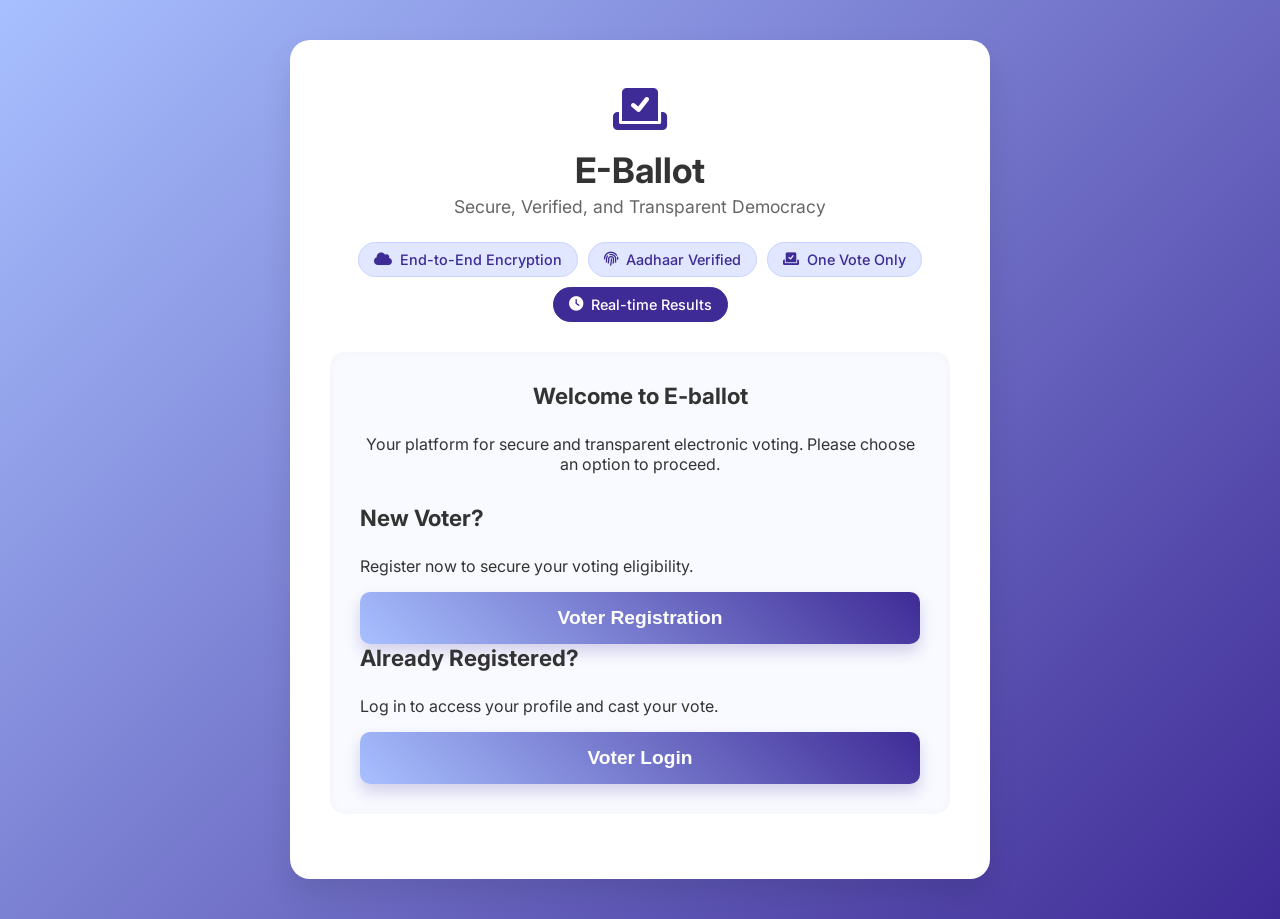
<file: index.html>
<!DOCTYPE html>
<html lang="en">
<head>
    <meta charset="UTF-8">
    <meta name="viewport" content="width=device-width, initial-scale=1.0">
    <title>E-ballot System - Home</title>
    <link rel="stylesheet" href="css/style.css">
    <link rel="stylesheet" href="https://cdnjs.cloudflare.com/ajax/libs/font-awesome/6.0.0-beta3/css/all.min.css">
    <link href="https://fonts.googleapis.com/css2?family=Inter:wght@400;500;600;700&display=swap" rel="stylesheet">
</head>
<body>
    <div class="main-card-container">
        <header class="card-header">
            <div class="logo-icon"><i class="fa-solid fa-check-to-slot"></i></div> <h1>E-Ballot </h1>
            <p>Secure, Verified, and Transparent Democracy</p>
        </header>
        
     

        <div class="feature-tags">
            <span class="feature-tag"><i class="fas fa-cloud"></i> End-to-End Encryption</span>
            <span class="feature-tag"><i class="fas fa-fingerprint"></i> Aadhaar Verified</span>
            <span class="feature-tag"><i class="fas fa-vote-yea"></i> One Vote Only</span>
            <span class="feature-tag highlight"><i class="fas fa-clock"></i> Real-time Results</span>
        </div>

        <main class="content-section">
            <h3 style="justify-content: center; margin-bottom: 25px;"><span class="step-number" style="display: none;"></span>Welcome to E-ballot</h3>
            <p style="text-align: center; margin-bottom: 30px;">Your platform for secure and transparent electronic voting. Please choose an option to proceed.</p>

            <section class="options-section">
                <div class="option-card">
                    <h3>New Voter?</h3>
                    <p>Register now to secure your voting eligibility.</p>
                    <button class="action-btn" id="register-btn">Voter Registration</button>
                </div>

                <div class="option-card">
                    <h3>Already Registered?</h3>
                    <p>Log in to access your profile and cast your vote.</p>
                    <button class="action-btn primary-btn" id="login-btn">Voter Login</button>
                </div>
            </section>
        </main>
    </div>

    <script src="js/script.js"></script>
</body>
</html>
</file>
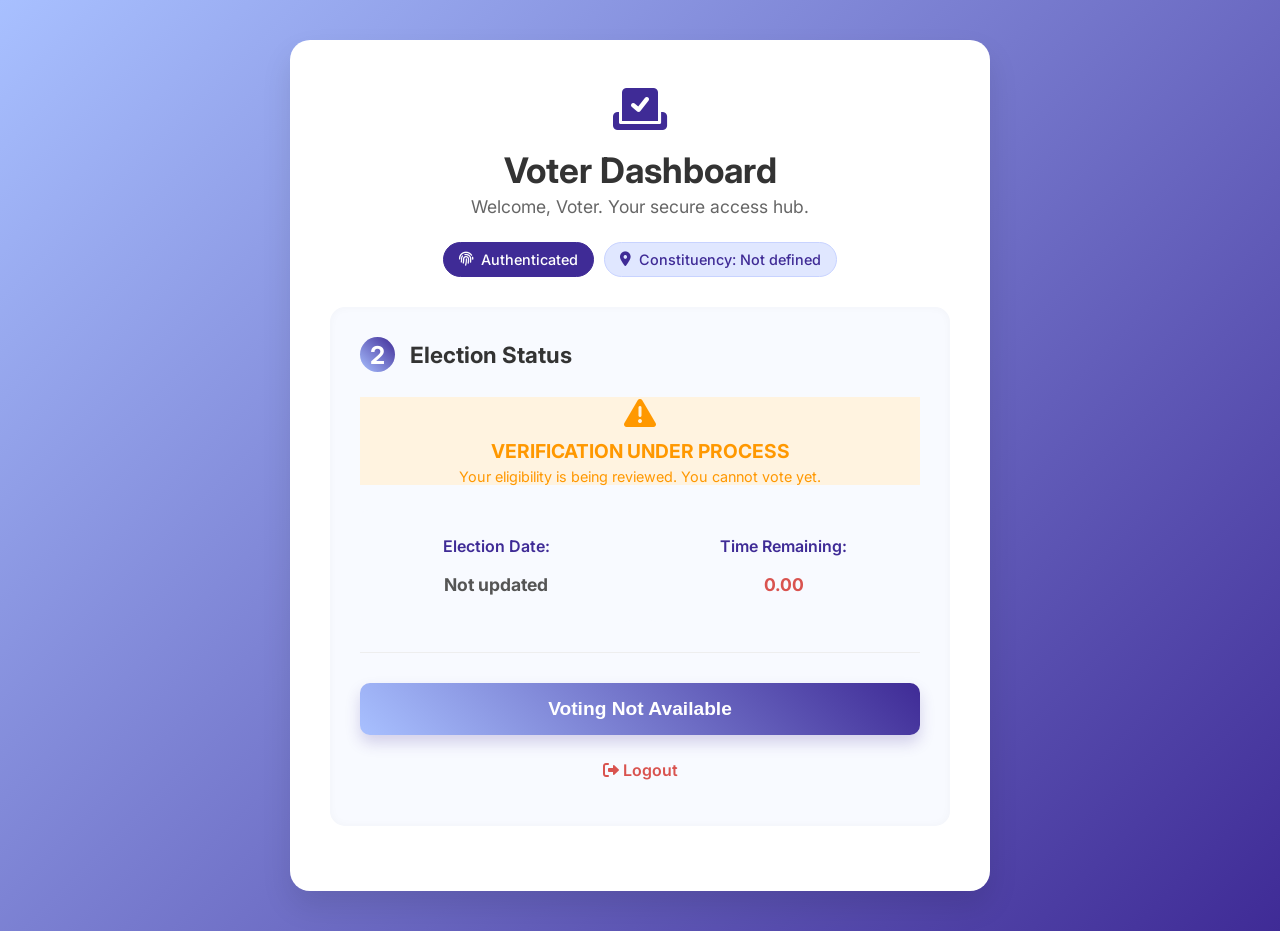
<file: dashboard.html>
<!DOCTYPE html>
<html lang="en">
<head>
    <meta charset="UTF-8">
    <meta name="viewport" content="width=device-width, initial-scale=1.0">
    <title>Voter Dashboard - E-ballot</title>
    <link rel="stylesheet" href="css/style.css">
    <link rel="stylesheet" href="https://cdnjs.cloudflare.com/ajax/libs/font-awesome/6.0.0-beta3/css/all.min.css">
    <link href="https://fonts.googleapis.com/css2?family=Inter:wght@400;500;600;700&display=swap" rel="stylesheet">
</head>
<body>
    <div class="main-card-container">
        <header class="card-header">
            <div class="logo-icon"><i class="fas fa-vote-yea"></i></div>
            <h1>Voter Dashboard</h1>
            <p>Welcome, <span id="voter-name">Voter Name</span>. Your secure access hub.</p>
        </header>

        <div class="feature-tags">
            <span class="feature-tag highlight"><i class="fas fa-fingerprint"></i> Authenticated</span>
            <span class="feature-tag"><i class="fas fa-map-marker-alt"></i> Constituency: Not defined</span>
        </div>

        <main class="content-section">
            
            <section class="voting-status-box">
                <h3 style="margin-bottom: 25px;"><span class="step-number">2</span> Election Status</h3>
                
                <div id="status-message" class="verification-box warning-box" style="background-color: #fff3e0; border-color: #ffcc80; color: #ff9800; text-align: center;">
                    <i class="fas fa-exclamation-triangle verification-icon" style="color: #ff9800; font-size: 2em; margin-bottom: 10px;"></i>
                    <p style="font-size: 1.2em; font-weight: 700; margin: 0;">VERIFICATION UNDER PROCESS</p>
                    <p style="margin-top: 5px; font-size: 0.9em;">Your eligibility is being reviewed. You cannot vote yet.</p>
                </div>
                
                <div class="info-details" style="display: flex; justify-content: space-around; gap: 15px; margin-top: 25px;">
                    <div style="text-align: center; padding: 10px; border-radius: 8px; flex: 1; background-color: #f8faff;">
                        <p style="font-weight: 600; color: #3f2b96; margin-bottom: 5px;">Election Date:</p>
                        <p id="election-date" style="font-size: 1.1em; font-weight: bold; color: #555;">Not Updated</p> 
                    </div>
                    <div style="text-align: center; padding: 10px; border-radius: 8px; flex: 1; background-color: #f8faff;">
                        <p style="font-weight: 600; color: #3f2b96; margin-bottom: 5px;">Time Remaining:</p>
                        <p id="time-remaining" style="font-size: 1.1em; font-weight: bold; color: #d9534f;">0 Days, 00:00:00</p>
                    </div>
                </div>
            </section>
            
            <hr style="border: 0; border-top: 1px solid #eee; margin: 30px 0;">

            <div class="form-group" style="text-align: center;">
                <button id="btn-start-voting" class="action-btn wide-btn" style="background-color: #999; cursor: not-allowed;" disabled>
                    <i class="fas fa-lock" style="margin-right: 10px;"></i> Access The Ballot (Locked)
                </button>
            </div>

            <p style="text-align: center; margin-top: 25px;">
                <a href="#" id="logout-link" style="color: #d9534f; text-decoration: none; font-weight: 600;"><i class="fas fa-sign-out-alt"></i> Logout</a>
            </p>

        </main>
    </div>

    <script src="js/dashboard.js"></script>
</body>
</html>
</file>
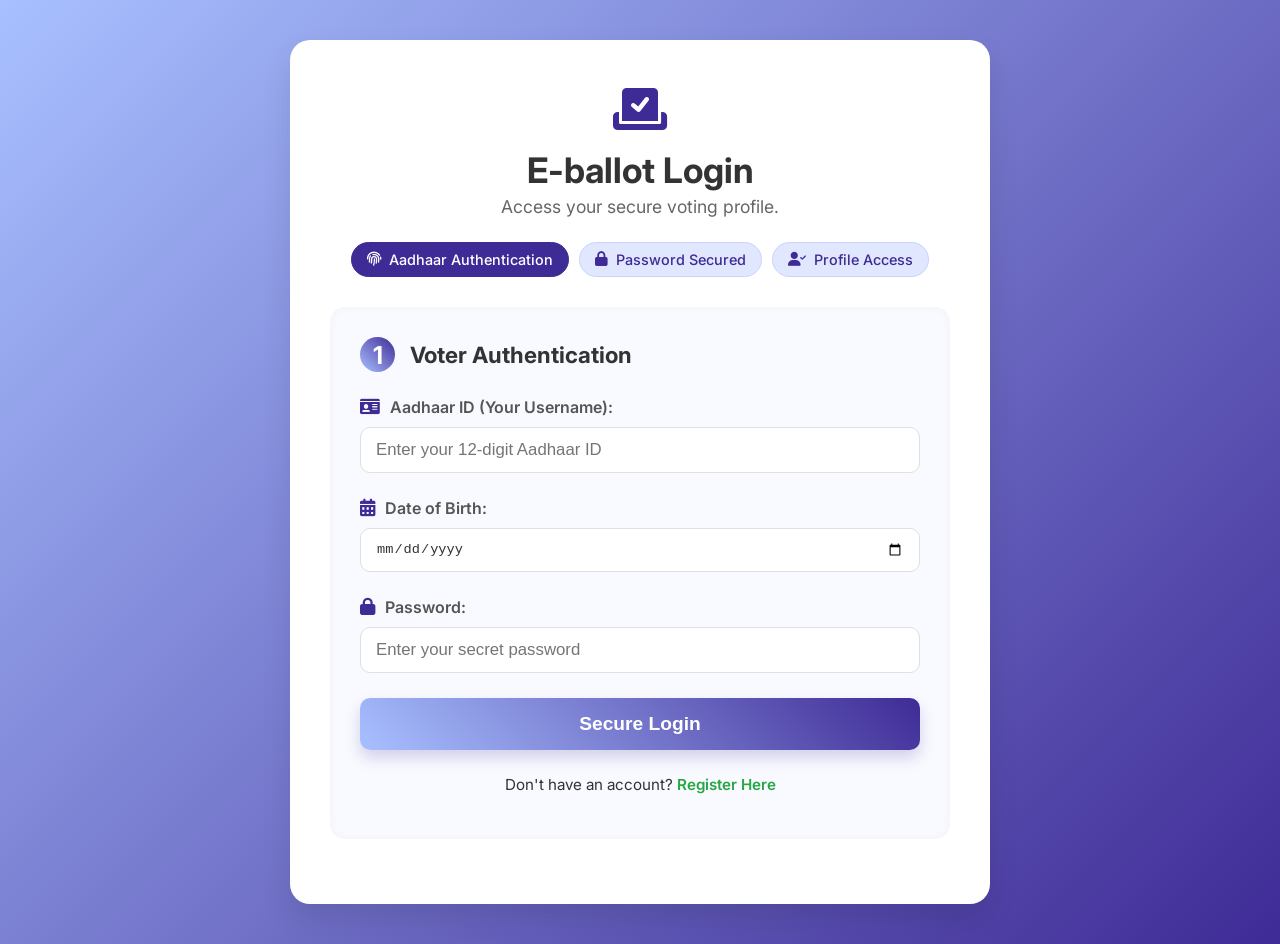
<file: login.html>
<!-- <!DOCTYPE html>
<html lang="en">
<head>
    <meta charset="UTF-8">
    <meta name="viewport" content="width=device-width, initial-scale=1.0">
    <title>E-ballot - Voter Login</title>
    <link rel="stylesheet" href="css/style.css">
    <link rel="stylesheet" href="https://cdnjs.cloudflare.com/ajax/libs/font-awesome/6.0.0-beta3/css/all.min.css">
    <link href="https://fonts.googleapis.com/css2?family=Inter:wght@400;500;600;700&display=swap" rel="stylesheet">
</head>
<body>
    <div class="main-card-container">
        <header class="card-header">
            <div class="logo-icon"><i class="fa-solid fa-check-to-slot"></i></div>
            <h1>E-ballot Login</h1>
            <p>Access your secure voting profile.</p>
        </header>

        <div class="feature-tags">
            <span class="feature-tag highlight"><i class="fas fa-fingerprint"></i> Aadhaar Authentication</span>
            <span class="feature-tag"><i class="fas fa-lock"></i> Password Secured</span>
            <span class="feature-tag"><i class="fas fa-user-check"></i> Profile Access</span>
        </div>

        <main class="content-section">
            <h3><span class="step-number">1</span> Voter Authentication</h3>
            <form id="voterLoginForm">

                <div class="form-group">
                    <label for="aadhaar"><i class="fas fa-id-card"></i> Aadhaar ID (Your Username):</label>
                    <input type="text" id="aadhaar" name="aadhaar" required pattern="\d{12}" maxlength="12" title="Enter your 12-digit Aadhaar number" placeholder="Enter your 12-digit Aadhaar ID">
                </div>

                <div class="form-group">
                    <label for="password"><i class="fas fa-lock"></i> Password:</label>
                    <input type="password" id="password" name="password" required placeholder="Enter your secret password">
                </div>
                
                <div class="form-group">
                    <button type="submit" class="action-btn">Secure Login</button>
                </div>

                <p style="text-align: center; margin-top: 25px; font-size: 0.95em;">
                    <a href="#" id="forgot-password" style="color: #3f2b96; text-decoration: none; font-weight: 500;">Forgot Password?</a>
                </p>
                <p style="text-align: center; margin-top: 10px; font-size: 0.95em;">
                    Don't have an account? 
                    <a href="registration.html" style="color: #28a745; text-decoration: none; font-weight: 600;">Register Here</a>
                </p>
            </form>
        </main>
    </div>

    <script src="js/login.js"></script>
</body>
</html> -->





<!DOCTYPE html>
<html lang="en">
<head>
    <meta charset="UTF-8">
    <meta name="viewport" content="width=device-width, initial-scale=1.0">
    <title>E-ballot - Voter Login</title>
    <link rel="stylesheet" href="css/style.css">
    <link rel="stylesheet" href="https://cdnjs.cloudflare.com/ajax/libs/font-awesome/6.0.0-beta3/css/all.min.css">
    <link href="https://fonts.googleapis.com/css2?family=Inter:wght@400;500;600;700&display=swap" rel="stylesheet">
</head>
<body>
    <div class="main-card-container">
        <header class="card-header">
            <div class="logo-icon"><i class="fa-solid fa-check-to-slot"></i></div>
            <h1>E-ballot Login</h1>
            <p>Access your secure voting profile.</p>
        </header>

        <div class="feature-tags">
            <span class="feature-tag highlight"><i class="fas fa-fingerprint"></i> Aadhaar Authentication</span>
            <span class="feature-tag"><i class="fas fa-lock"></i> Password Secured</span>
            <span class="feature-tag"><i class="fas fa-user-check"></i> Profile Access</span>
        </div>

        <main class="content-section">
            <h3><span class="step-number">1</span> Voter Authentication</h3>
            <form id="voterLoginForm">

                <div class="form-group">
                    <label for="aadhaar"><i class="fas fa-id-card"></i> Aadhaar ID (Your Username):</label>
                    <input type="text" id="aadhaar" name="aadhaar" required pattern="\d{12}" maxlength="12" title="Enter your 12-digit Aadhaar number" placeholder="Enter your 12-digit Aadhaar ID">
                </div>

                <div class="form-group">
                    <label for="dob"><i class="fas fa-calendar-alt"></i> Date of Birth:</label>
                    <input type="date" id="dob" name="dob" required>
                </div>

                <div class="form-group">
                    <label for="password"><i class="fas fa-lock"></i> Password:</label>
                    <input type="password" id="password" name="password" required placeholder="Enter your secret password">
                </div>
                
                <div class="form-group">
                    <button type="submit" class="action-btn">Secure Login</button>
                </div>

                <p style="text-align: center; margin-top: 10px; font-size: 0.95em;">
                    Don't have an account? 
                    <a href="registration.html" style="color: #28a745; text-decoration: none; font-weight: 600;">Register Here</a>
                </p>
            </form>
        </main>
    </div>

    <script src="js/login.js"></script>
</body>
</html>
</file>
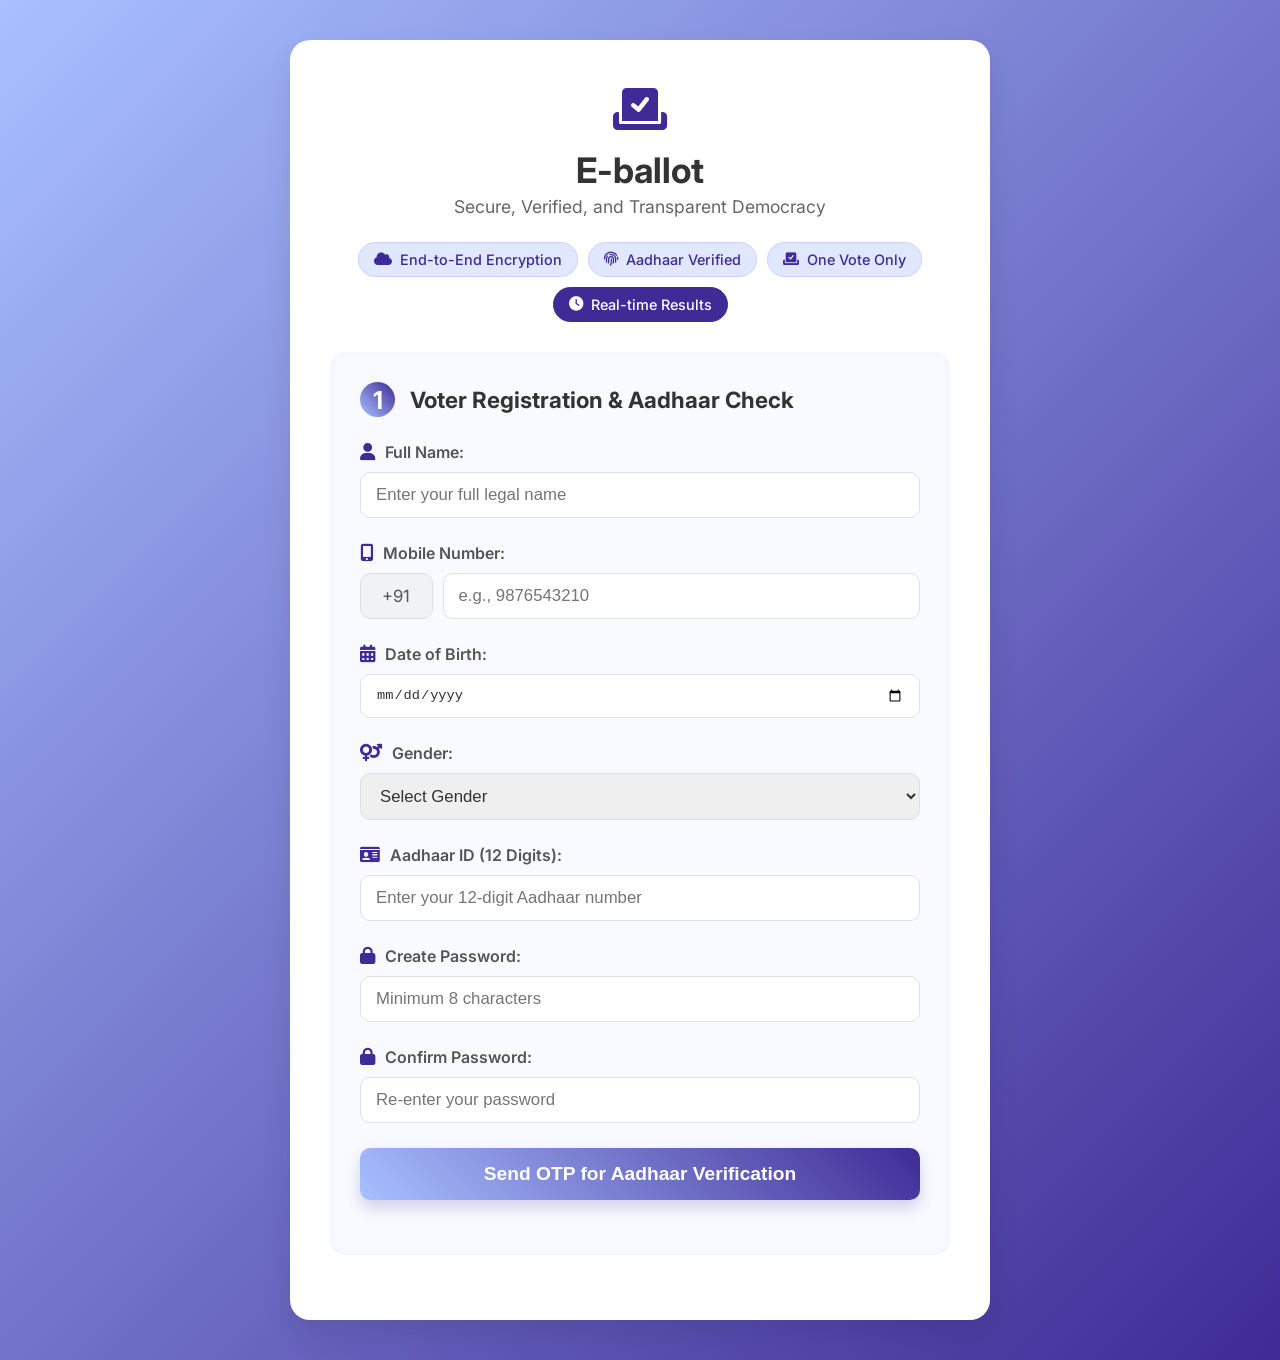
<file: registration.html>
<!DOCTYPE html>
<html lang="en">
<head>
    <meta charset="UTF-8">
    <meta name="viewport" content="width=device-width, initial-scale=1.0">
    <title>E-ballot - Voter Registration & Verification</title>
    <link rel="stylesheet" href="css/style.css">
    <link rel="stylesheet" href="https://cdnjs.cloudflare.com/ajax/libs/font-awesome/6.0.0-beta3/css/all.min.css">
    <link href="https://fonts.googleapis.com/css2?family=Inter:wght@400;500;600;700&display=swap" rel="stylesheet">
</head>
<body>
    <div class="main-card-container">
        <header class="card-header">
            <div class="logo-icon"><i class="fa-solid fa-check-to-slot"></i></div>
            <h1>E-ballot</h1>
            <p>Secure, Verified, and Transparent Democracy</p>
        </header>

        <div class="feature-tags">
            <span class="feature-tag"><i class="fas fa-cloud"></i>  End-to-End Encryption</span>
            <span class="feature-tag"><i class="fas fa-fingerprint"></i> Aadhaar Verified</span>
            <span class="feature-tag"><i class="fas fa-vote-yea"></i> One Vote Only</span>
            <span class="feature-tag highlight"><i class="fas fa-clock"></i> Real-time Results</span>
        </div>

        <main class="content-section">
            <h3><span class="step-number">1</span> Voter Registration & Aadhaar Check</h3>
            <form id="voterRegistrationForm">

                <div class="form-group">
                    <label for="name"><i class="fas fa-user"></i> Full Name:</label>
                    <input type="text" id="name" name="name" required placeholder="Enter your full legal name">
                </div>

                <div class="form-group">
                    <label for="phone"><i class="fas fa-mobile-alt"></i> Mobile Number:</label>
                    <div class="mobile-input-group">
                        <span class="country-code">+91</span>
                        <input type="tel" id="phone" name="phone" required pattern="[0-9]{10}" maxlength="10" title="Enter a 10-digit mobile number" placeholder="e.g., 9876543210">
                    </div>
                </div>

                <div class="form-group">
                    <label for="dob"><i class="fas fa-calendar-alt"></i> Date of Birth:</label>
                    <input type="date" id="dob" name="dob" required>
                </div>

                <div class="form-group">
                    <label for="gender"><i class="fas fa-venus-mars"></i> Gender:</label>
                    <select id="gender" name="gender" required>
                        <option value="" disabled selected>Select Gender</option>
                        <option value="M">Male</option>
                        <option value="F">Female</option>
                        <option value="O">Other</option>
                    </select>
                </div>

                <div class="form-group">
                    <label for="aadhaar"><i class="fas fa-id-card"></i> Aadhaar ID (12 Digits):</label>
                    <input type="text" id="aadhaar" name="aadhaar" required pattern="\d{12}" maxlength="12" title="Aadhaar ID must be 12 digits" placeholder="Enter your 12-digit Aadhaar number">
                </div>
                
                <div class="form-group">
                    <label for="password"><i class="fas fa-lock"></i> Create Password:</label>
                    <input type="password" id="password" name="password" required minlength="8" placeholder="Minimum 8 characters">
                </div>
                
                <div class="form-group">
                    <label for="confirmPassword"><i class="fas fa-lock"></i> Confirm Password:</label>
                    <input type="password" id="confirmPassword" name="confirmPassword" required placeholder="Re-enter your password">
                </div>

                <div id="otp-section" class="form-group" style="display: none; border-top: 1px solid #e0e0e0; padding-top: 20px; margin-top: 20px;">
                    <label for="otp"><i class="fas fa-key"></i> Enter OTP:</label>
                    <input type="text" id="otp" name="otp" pattern="\d{6}" maxlength="6" placeholder="Enter 6-digit OTP sent to Aadhaar linked mobile">
                </div>
                
                <div class="form-group">
                    <button type="button" id="btn-send-otp" class="action-btn">Send OTP for Aadhaar Verification</button>
                    
                    <button type="submit" id="btn-verify-proceed" class="action-btn wide-btn" style="display: none;">Verify & Proceed to Voting 🗳️</button>
                </div>
            </form>
        </main>
    </div>

    <script src="js/registration.js"></script>
</body>
</html>
</file>
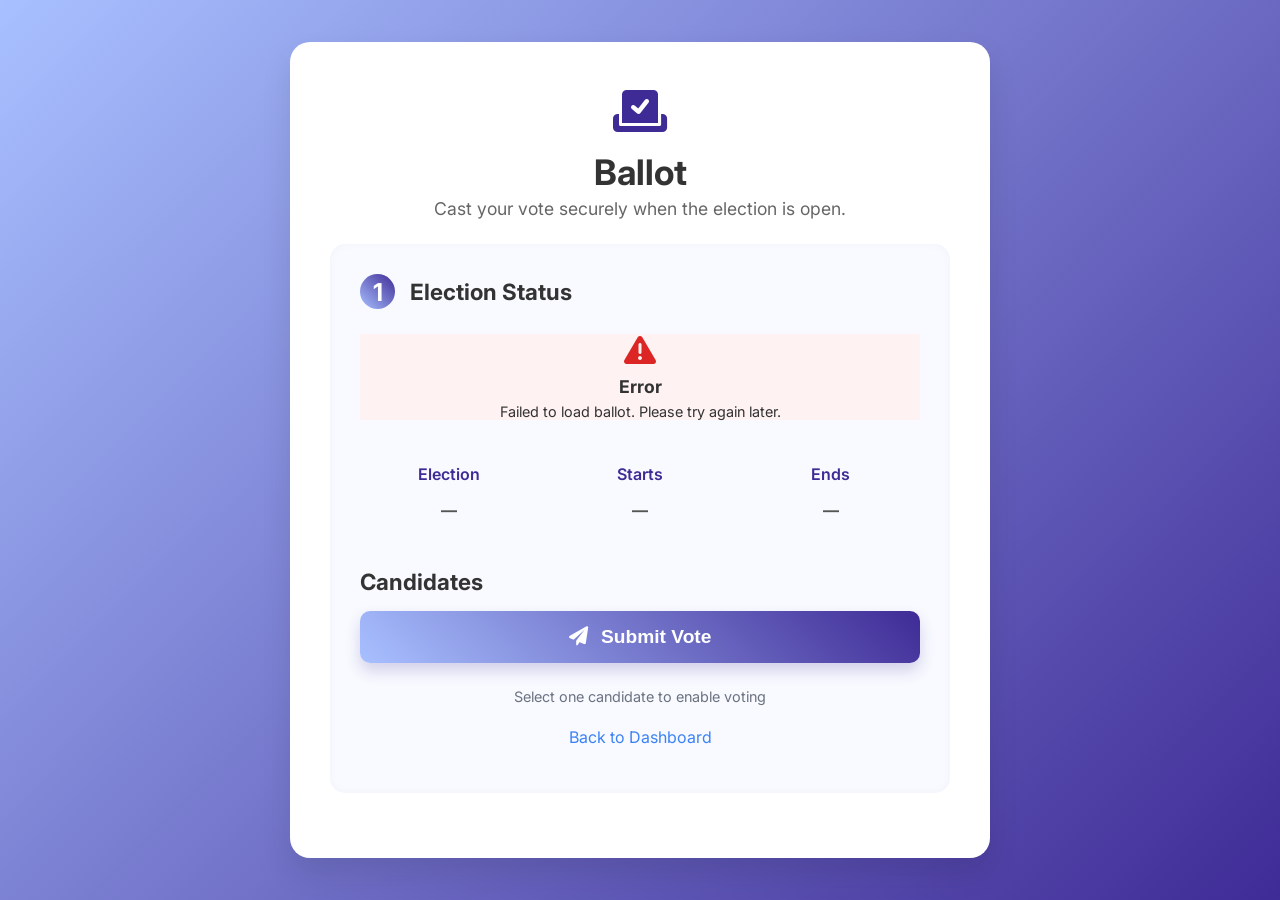
<file: User/ballot.html>
<!DOCTYPE html>
<html lang="en">
<head>
  <meta charset="UTF-8" />
  <meta name="viewport" content="width=device-width, initial-scale=1.0" />
  <title>Ballot - E-Ballot</title>
  <link rel="stylesheet" href="css/style.css" />
  <link href="https://fonts.googleapis.com/css2?family=Inter:wght@400;500;600;700&display=swap" rel="stylesheet">
  <link rel="stylesheet" href="https://cdnjs.cloudflare.com/ajax/libs/font-awesome/6.0.0-beta3/css/all.min.css">
</head>
<body>
  <div class="main-card-container">
    <header class="card-header">
      <div class="logo-icon"><i class="fas fa-vote-yea"></i></div>
      <h1>Ballot</h1>
      <p>Cast your vote securely when the election is open.</p>
    </header>

    <main class="content-section">
      <section class="voting-status-box">
        <h3><span class="step-number">1</span> Election Status</h3>
        <div id="statusBox" class="verification-box warning-box" style="text-align:center;">
          <i id="statusIcon" class="fas fa-lock verification-icon" style="font-size:2em;margin-bottom:10px;"></i>
          <p id="statusTitle" style="font-size:1.1em;font-weight:700;margin:0;">Checking eligibility…</p>
          <p id="statusDetail" style="margin-top:6px;font-size:0.9em;">Please wait</p>
        </div>

  <!-- Vote Confirm Modal -->
  <div id="voteConfirmModal" class="modal" style="display:none;position:fixed;inset:0;background:rgba(0,0,0,0.5);align-items:center;justify-content:center;">
    <div class="modal-content" style="background:#fff;padding:20px;border-radius:10px;max-width:420px;width:90%;box-shadow:0 10px 25px rgba(0,0,0,0.2);">
      <h3 style="margin:0 0 8px 0;">Confirm Your Vote</h3>
      <p style="margin:0 0 10px 0;">Are you sure you want to vote for <strong id="voteConfirmName">—</strong>? This action cannot be undone.</p>
      <div style="display:flex;gap:10px;justify-content:flex-end;margin-top:12px;">
        <button id="voteCancelBtn" class="action-btn" style="background:#9CA3AF;">Cancel</button>
        <button id="voteConfirmBtn" class="action-btn primary-btn">Confirm Vote</button>
      </div>
    </div>
  </div>
        <div class="info-details" style="display:flex;gap:12px;margin-top:18px;">
          <div style="flex:1;text-align:center;background:#f8faff;padding:10px;border-radius:8px;">
            <p style="font-weight:600;color:#3f2b96;margin-bottom:5px;">Election</p>
            <p id="electionTitle" style="font-weight:700;color:#555;">—</p>
          </div>
          <div style="flex:1;text-align:center;background:#f8faff;padding:10px;border-radius:8px;">
            <p style="font-weight:600;color:#3f2b96;margin-bottom:5px;">Starts</p>
            <p id="electionStart" style="font-weight:700;color:#555;">—</p>
          </div>
          <div style="flex:1;text-align:center;background:#f8faff;padding:10px;border-radius:8px;">
            <p style="font-weight:600;color:#3f2b96;margin-bottom:5px;">Ends</p>
            <p id="electionEnd" style="font-weight:700;color:#555;">—</p>
          </div>
        </div>
      </section>

      <section class="kpi-card" style="margin-top:22px;">
        <h3 style="margin-bottom:14px;">Candidates</h3>
        <div id="candidatesContainer" class="candidate-list"></div>
        <div class="form-group" style="margin-top:16px;text-align:center;">
          <button id="submitVoteBtn" class="action-btn wide-btn" disabled>
            <i class="fas fa-paper-plane" style="margin-right:8px;"></i> Submit Vote
          </button>
        </div>
        <p id="voteHint" style="text-align:center;margin-top:10px;font-size:0.9em;color:#6b7280;">Select one candidate to enable voting</p>
      </section>

      <p style="text-align:center;margin-top:22px;">
        <a href="dashboard.html" style="text-decoration:none;color:#3b82f6;">Back to Dashboard</a>
      </p>
    </main>
  </div>

  <script src="js/ballot.js"></script>
</body>
</html>
</file>
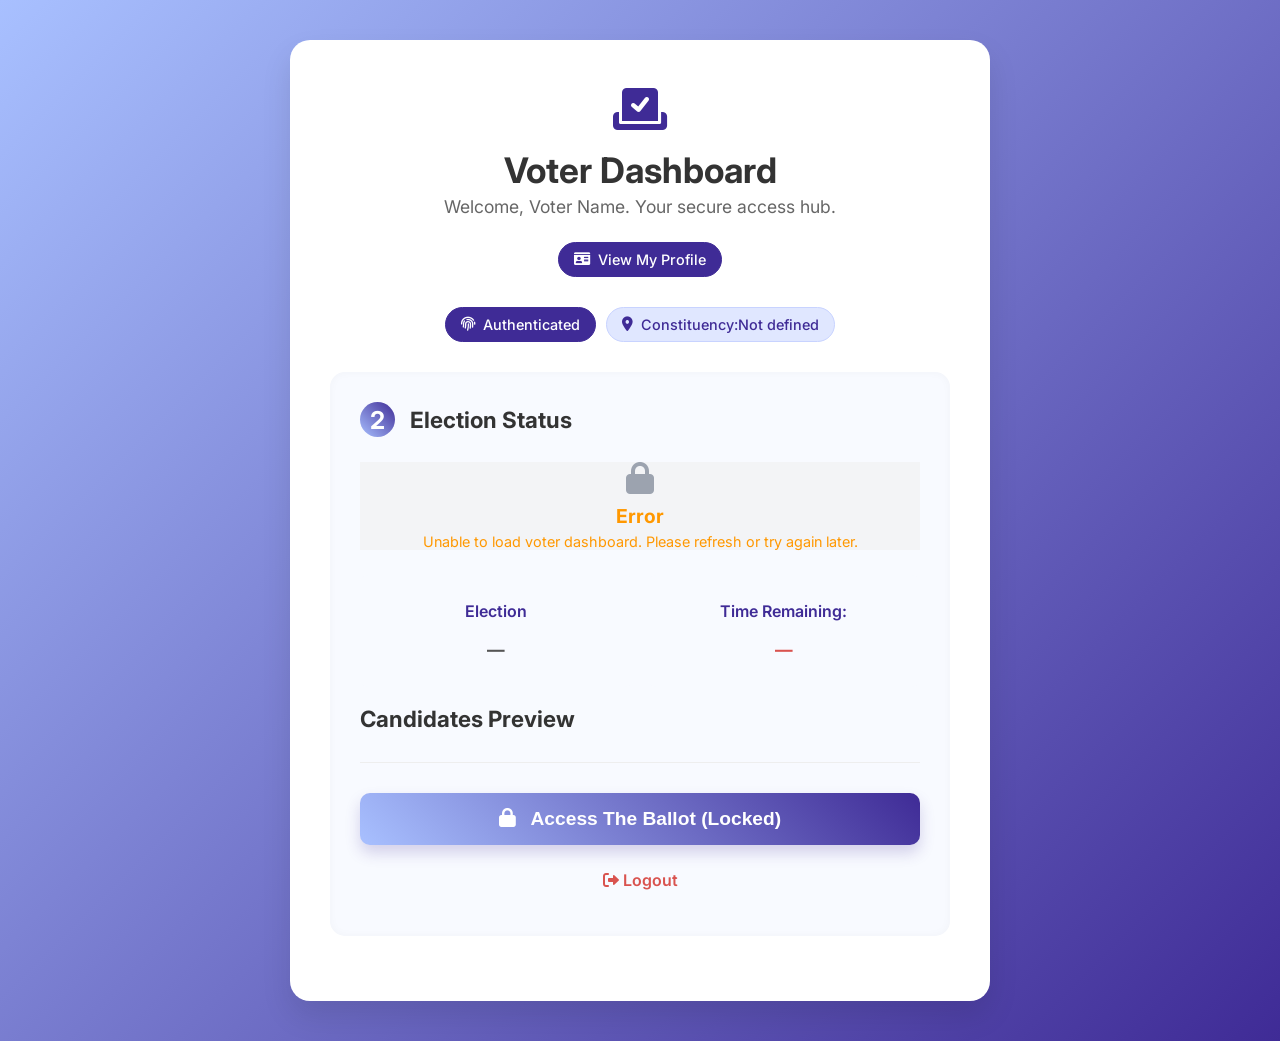
<file: User/dashboard.html>
<!DOCTYPE html>
<html lang="en">
<head>
    <meta charset="UTF-8">
    <meta name="viewport" content="width=device-width, initial-scale=1.0">
    <title>Voter Dashboard - E-ballot</title>
    <link rel="stylesheet" href="css/style.css">
    <link rel="stylesheet" href="https://cdnjs.cloudflare.com/ajax/libs/font-awesome/6.0.0-beta3/css/all.min.css">
    <link href="https://fonts.googleapis.com/css2?family=Inter:wght@400;500;600;700&display=swap" rel="stylesheet">
</head>
<body>
    <div class="main-card-container">
        <header class="card-header">
            <div class="logo-icon"><i class="fas fa-vote-yea"></i></div>
            <h1>Voter Dashboard</h1>
            <p>Welcome, <span id="voter-name">Voter Name</span>. Your secure access hub.</p>
        </header>

        <div class="feature-tags" style="justify-content: center; gap: 10px;">
            <a href="profile.html" class="feature-tag highlight" style="text-decoration:none; cursor:pointer;">
                <i class="fas fa-id-card"></i> View My Profile
            </a>
        </div>

        <div class="feature-tags">
            <span class="feature-tag highlight"><i class="fas fa-fingerprint"></i> Authenticated</span>
            <span class="feature-tag"><i class="fas fa-map-marker-alt"></i> Constituency: <span id="constituency-label">Not defined</span></span>
        </div>

        <main class="content-section">
            
            <section class="voting-status-box">
                <h3 style="margin-bottom: 25px;"><span class="step-number">2</span> Election Status</h3>
                
                <div id="status-message" class="verification-box warning-box" style="background-color: #fff3e0; border-color: #ffcc80; color: #ff9800; text-align: center;">
                    <i id="status-icon" class="fas fa-hourglass-half verification-icon" style="color: #ff9800; font-size: 2em; margin-bottom: 10px;"></i>
                    <p id="status-title" style="font-size: 1.2em; font-weight: 700; margin: 0;">Checking status…</p>
                    <p id="status-desc" style="margin-top: 5px; font-size: 0.9em;">Please wait</p>
                </div>
                
                <div class="info-details" style="display: flex; justify-content: space-around; gap: 15px; margin-top: 25px;">
                    <div style="text-align: center; padding: 10px; border-radius: 8px; flex: 1; background-color: #f8faff;">
                        <p style="font-weight: 600; color: #3f2b96; margin-bottom: 5px;">Election</p>
                        <p id="election-title" style="font-size: 1.1em; font-weight: bold; color: #555;">—</p> 
                    </div>
                    <div style="text-align: center; padding: 10px; border-radius: 8px; flex: 1; background-color: #f8faff;">
                        <p style="font-weight: 600; color: #3f2b96; margin-bottom: 5px;">Time Remaining:</p>
                        <p id="time-remaining" style="font-size: 1.1em; font-weight: bold; color: #d9534f;">—</p>
                    </div>
                </div>
            </section>

            <section class="kpi-card" id="candidates-preview" style="margin-top: 18px;">
              <h3 style="margin-bottom:10px;">Candidates Preview</h3>
              <div id="candidatesPreviewList" class="candidate-list"></div>
            </section>
            
            <hr style="border: 0; border-top: 1px solid #eee; margin: 30px 0;">

            <div class="form-group" style="text-align: center;">
                <button id="btn-start-voting" class="action-btn wide-btn" style="background-color: #999; cursor: not-allowed;" disabled>
                    <i class="fas fa-lock" style="margin-right: 10px;"></i> Access The Ballot (Locked)
                </button>
            </div>

            <p style="text-align: center; margin-top: 25px;">
                <a href="#" id="logout-link" style="color: #d9534f; text-decoration: none; font-weight: 600;"><i class="fas fa-sign-out-alt"></i> Logout</a>
            </p>

        </main>
    </div>

    <script src="js/dashboard.js"></script>
</body>
</html>
</file>
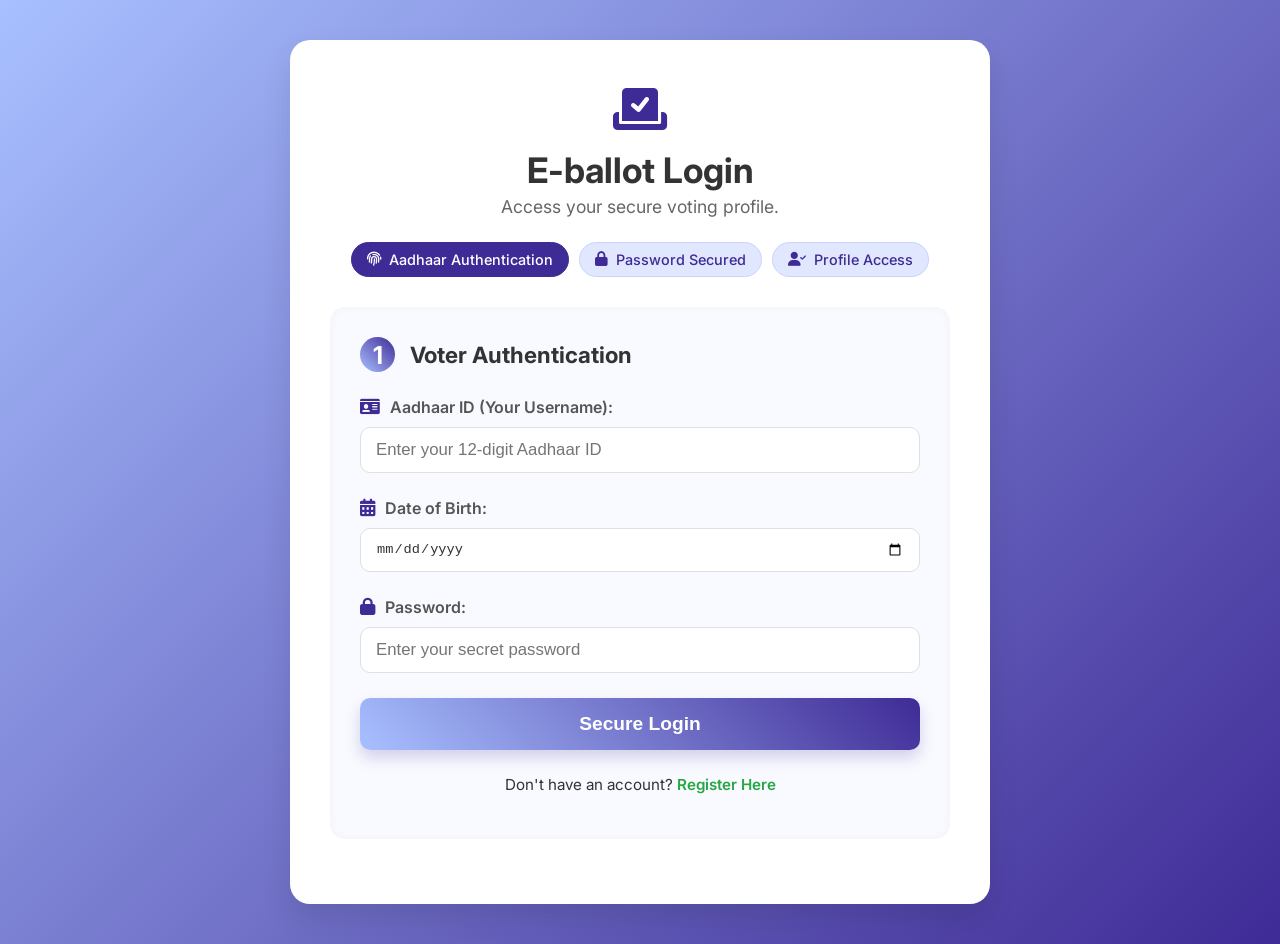
<file: User/login.html>
<!DOCTYPE html>
<html lang="en">
<head>
    <meta charset="UTF-8">
    <meta name="viewport" content="width=device-width, initial-scale=1.0">
    <title>E-ballot - Voter Login</title>
    <link rel="stylesheet" href="css/style.css">
    <link rel="stylesheet" href="https://cdnjs.cloudflare.com/ajax/libs/font-awesome/6.0.0-beta3/css/all.min.css">
    <link href="https://fonts.googleapis.com/css2?family=Inter:wght@400;500;600;700&display=swap" rel="stylesheet">
</head>
<body>
    <div class="main-card-container">
        <header class="card-header">
            <div class="logo-icon"><i class="fa-solid fa-check-to-slot"></i></div>
            <h1>E-ballot Login</h1>
            <p>Access your secure voting profile.</p>
        </header>

        <div class="feature-tags">
            <span class="feature-tag highlight"><i class="fas fa-fingerprint"></i> Aadhaar Authentication</span>
            <span class="feature-tag"><i class="fas fa-lock"></i> Password Secured</span>
            <span class="feature-tag"><i class="fas fa-user-check"></i> Profile Access</span>
        </div>

        <main class="content-section">
            <h3><span class="step-number">1</span> Voter Authentication</h3>
            <form id="voterLoginForm">

                <div class="form-group">
                    <label for="aadhaar"><i class="fas fa-id-card"></i> Aadhaar ID (Your Username):</label>
                    <input type="text" id="aadhaar" name="aadhaar" required pattern="\d{12}" maxlength="12" title="Enter your 12-digit Aadhaar number" placeholder="Enter your 12-digit Aadhaar ID">
                </div>

                <div class="form-group">
                    <label for="dob"><i class="fas fa-calendar-alt"></i> Date of Birth:</label>
                    <input type="date" id="dob" name="dob" required>
                </div>

                <div class="form-group">
                    <label for="password"><i class="fas fa-lock"></i> Password:</label>
                    <input type="password" id="password" name="password" required placeholder="Enter your secret password">
                </div>
                
                <div class="form-group">
                    <button type="submit" class="action-btn">Secure Login</button>
                </div>

                <p style="text-align: center; margin-top: 10px; font-size: 0.95em;">
                    Don't have an account? 
                    <a href="registration.html" style="color: #28a745; text-decoration: none; font-weight: 600;">Register Here</a>
                </p>
            </form>
        </main>
    </div>

    <script src="js/login.js"></script>
</body>
</html>
</file>
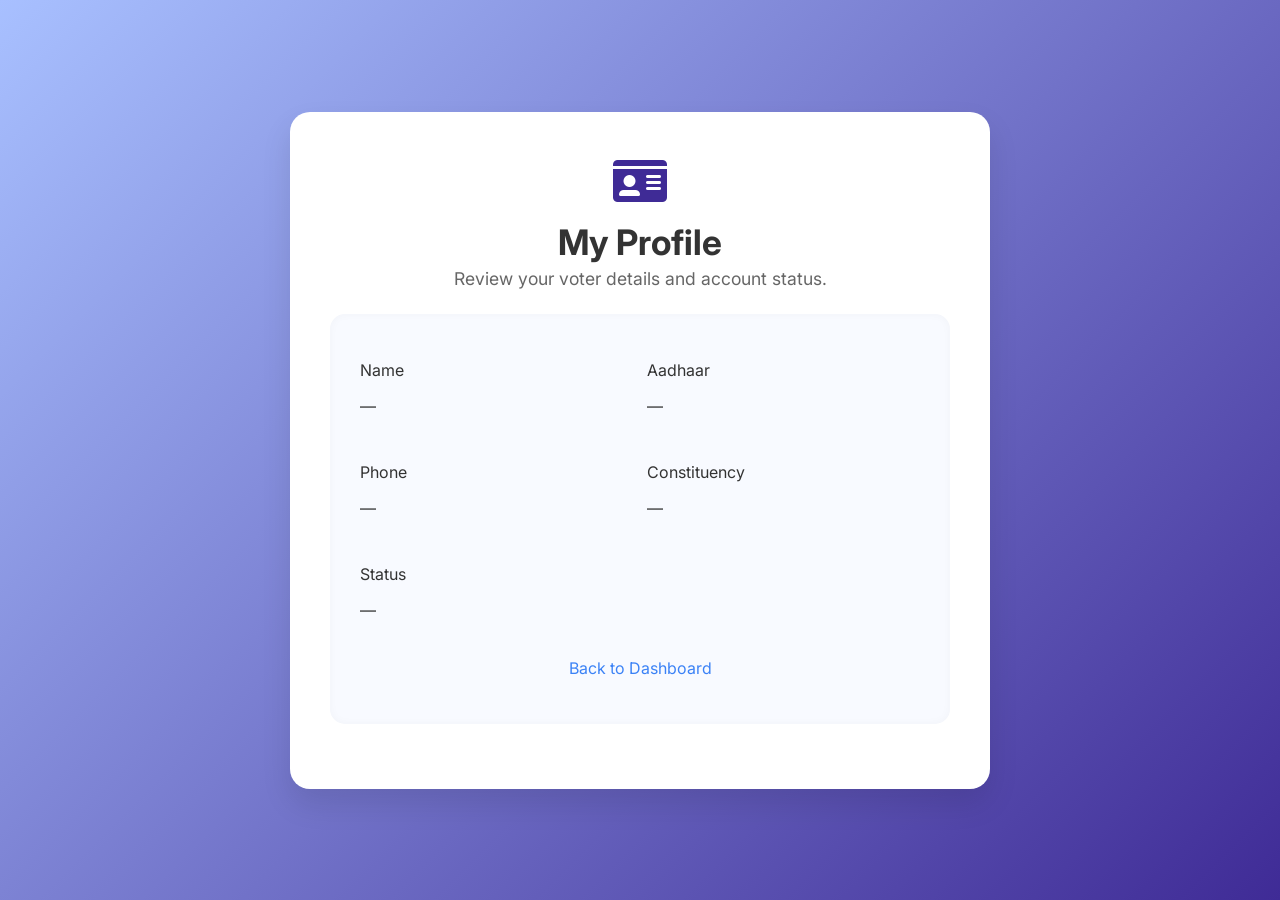
<file: User/profile.html>
<!DOCTYPE html>
<html lang="en">
<head>
  <meta charset="UTF-8" />
  <meta name="viewport" content="width=device-width, initial-scale=1.0" />
  <title>My Profile - E-Ballot</title>
  <link rel="stylesheet" href="css/style.css" />
  <link href="https://fonts.googleapis.com/css2?family=Inter:wght@400;500;600;700&display=swap" rel="stylesheet">
  <link rel="stylesheet" href="https://cdnjs.cloudflare.com/ajax/libs/font-awesome/6.0.0-beta3/css/all.min.css">
</head>
<body>
  <div class="main-card-container">
    <header class="card-header">
      <div class="logo-icon"><i class="fas fa-id-card"></i></div>
      <h1>My Profile</h1>
      <p>Review your voter details and account status.</p>
    </header>

    <main class="content-section">
      <section class="kpi-card">
        <div class="info-details" style="display:grid;grid-template-columns:repeat(2,minmax(0,1fr));gap:14px;">
          <div>
            <p class="label">Name</p>
            <p id="pName" class="value">—</p>
          </div>
          <div>
            <p class="label">Aadhaar</p>
            <p id="pAadhaar" class="value">—</p>
          </div>
         
          <div>
            <p class="label">Phone</p>
            <p id="pPhone" class="value">—</p>
          </div>
          <div>
            <p class="label">Constituency</p>
            <p id="pConstituency" class="value">—</p>
          </div>
          <div>
            <p class="label">Status</p>
            <p id="pStatus" class="value">—</p>
          </div>
        </div>
      </section>

      <p style="text-align:center;margin-top:22px;">
        <a href="dashboard.html" style="text-decoration:none;color:#3b82f6;">Back to Dashboard</a>
      </p>
    </main>
  </div>

  <script src="js/profile.js"></script>
</body>
</html>
</file>
<file: css/style.css>
/* General Reset & Body */
body {
    font-family: 'Inter', sans-serif; /* Modern font, assume imported or system default */
    margin: 0;
    padding: 0;
    background: linear-gradient(135deg, #a8c0ff, #3f2b96); /* Gradient background */
    color: #333;
    display: flex;
    flex-direction: column;
    min-height: 100vh;
    align-items: center; /* Center content horizontally */
    justify-content: center; /* Center content vertically */
}

/* Main Card Container */
.main-card-container {
    background-color: #ffffff;
    border-radius: 20px; /* More rounded corners */
    box-shadow: 0 15px 30px rgba(0, 0, 0, 0.1); /* Deeper shadow */
    padding: 40px;
    max-width: 700px; /* Adjusted for wider layout in image */
    width: 90%; /* Responsive width */
    text-align: center;
    box-sizing: border-box;
    margin: 40px auto; /* Centering with margin if not using flex on body */
}

/* Header within the card (mimicking image) */
.card-header {
    margin-bottom: 25px;
}

.card-header .logo-icon {
    font-size: 3em; /* Example, adjust with actual SVG/Image */
    color: #3f2b96; /* Dark purple from gradient */
    margin-bottom: 10px;
}

.card-header h1 {
    font-size: 2.2em;
    color: #333;
    margin: 0;
    font-weight: 700;
}

.card-header p {
    font-size: 1.1em;
    color: #666;
    margin-top: 5px;
}

/* Feature Tags */
.feature-tags {
    margin-bottom: 30px;
    display: flex;
    justify-content: center;
    flex-wrap: wrap; /* Allow wrapping on small screens */
    gap: 10px; /* Space between tags */
}

.feature-tag {
    display: inline-flex;
    align-items: center;
    padding: 8px 15px;
    border-radius: 20px;
    font-size: 0.9em;
    font-weight: 500;
    color: #3f2b96;
    background-color: #e0e7ff; /* Light purple background */
    border: 1px solid #c8d3ff;
}

.feature-tag.highlight {
    background-color: #3f2b96;
    color: white;
    border-color: #3f2b96;
}

.feature-tag i {
    margin-right: 8px;
}

/* Content Sections (e.g., Voter Information) */
.content-section {
    background-color: #f8faff; /* Lighter background for sections */
    border-radius: 15px;
    padding: 30px;
    margin-bottom: 25px;
    text-align: left;
    box-shadow: inset 0 0 10px rgba(0, 0, 0, 0.03); /* Subtle inner shadow */
}

.content-section h3 {
    display: flex;
    align-items: center;
    font-size: 1.4em;
    color: #333;
    margin-top: 0;
    margin-bottom: 25px;
}

.content-section h3 .step-number {
    background: linear-gradient(45deg, #a8c0ff, #3f2b96);
    color: white;
    border-radius: 50%;
    width: 35px;
    height: 35px;
    display: flex;
    align-items: center;
    justify-content: center;
    font-size: 1.1em;
    font-weight: bold;
    margin-right: 15px;
}

/* Form Group Styles */
.form-group {
    margin-bottom: 25px; /* Increased margin */
}

.form-group label {
    display: flex; /* Use flex to align icon and text */
    align-items: center;
    margin-bottom: 10px; /* Space between label and input */
    font-weight: 600;
    color: #555;
    font-size: 1em;
}

.form-group label i {
    margin-right: 10px;
    color: #3f2b96; /* Icon color */
    font-size: 1.1em;
}


.form-group input,
.form-group select {
    width: 100%;
    padding: 12px 15px;
    border: 1px solid #e0e0e0;
    border-radius: 10px; /* More rounded inputs */
    box-sizing: border-box;
    font-size: 1.05em;
    color: #333;
    transition: border-color 0.3s, box-shadow 0.3s;
}

.form-group input:focus,
.form-group select:focus {
    border-color: #a8c0ff; /* Light blue border on focus */
    box-shadow: 0 0 0 3px rgba(63, 43, 150, 0.2); /* Subtle glow */
    outline: none;
}

/* Specific Mobile Number Input Layout */
.mobile-input-group {
    display: flex;
    align-items: center;
    gap: 10px; /* Space between country code and number input */
}

.mobile-input-group .country-code {
    width: 80px; /* Fixed width for +91 */
    padding: 12px 15px;
    border: 1px solid #e0e0e0;
    border-radius: 10px;
    background-color: #f0f2f5; /* Different background for country code */
    color: #555;
    font-size: 1.05em;
    text-align: center;
    box-sizing: border-box;
    pointer-events: none; /* Make it non-editable */
}

.mobile-input-group input[type="tel"] {
    flex-grow: 1; /* Allow number input to take remaining space */
}

/* Action Button */
.action-btn {
    width: 100%;
    padding: 15px 25px;
    background: linear-gradient(45deg, #a8c0ff, #3f2b96); /* Gradient button */
    color: white;
    border: none;
    border-radius: 10px; /* Rounded button */
    cursor: pointer;
    font-size: 1.2em;
    font-weight: 600;
    transition: transform 0.2s ease, box-shadow 0.2s ease;
    box-shadow: 0 8px 15px rgba(63, 43, 150, 0.2);
}

.action-btn:hover {
    transform: translateY(-3px);
    box-shadow: 0 12px 20px rgba(63, 43, 150, 0.3);
}

/* General Footer (hidden in this specific design) */
footer {
    display: none; /* The image doesn't show a footer */
}

/* Responsive adjustments */
@media (max-width: 768px) {
    .main-card-container {
        padding: 25px;
        margin: 20px auto;
        border-radius: 15px;
    }

    .card-header h1 {
        font-size: 1.8em;
    }
    .card-header p {
        font-size: 1em;
    }

    .feature-tag {
        padding: 6px 12px;
        font-size: 0.85em;
    }

    .content-section {
        padding: 20px;
    }

    .content-section h3 {
        font-size: 1.2em;
    }

    .content-section h3 .step-number {
        width: 30px;
        height: 30px;
        font-size: 1em;
        margin-right: 10px;
    }

    .form-group label {
        font-size: 0.95em;
    }

    .form-group input,
    .form-group select,
    .mobile-input-group .country-code {
        padding: 10px 12px;
        font-size: 1em;
    }

    .action-btn {
        padding: 12px 20px;
        font-size: 1.1em;
    }
}

@media (max-width: 480px) {
    .main-card-container {
        border-radius: 10px;
        padding: 15px;
        box-shadow: 0 5px 15px rgba(0,0,0,0.05); /* Lighter shadow */
        width: 95%; /* Even wider */
    }

    .card-header h1 {
        font-size: 1.5em;
    }
    .card-header p {
        font-size: 0.9em;
    }
    .feature-tags {
        gap: 8px;
        margin-bottom: 20px;
    }
    .feature-tag {
        font-size: 0.8em;
        padding: 5px 10px;
    }
    .content-section h3 {
        font-size: 1.1em;
        margin-bottom: 20px;
    }
    .form-group {
        margin-bottom: 18px;
    }
    .mobile-input-group .country-code {
        width: 70px; /* Adjust width */
    }
}
</file>
<file: User/css/style.css>
/* General Reset & Body */
body {
    font-family: 'Inter', sans-serif; /* Modern font, assume imported or system default */
    margin: 0;
    padding: 0;
    background: linear-gradient(135deg, #a8c0ff, #3f2b96); /* Gradient background */
    color: #333;
    display: flex;
    flex-direction: column;
    min-height: 100vh;
    align-items: center; /* Center content horizontally */
    justify-content: center; /* Center content vertically */
}

/* Main Card Container */
.main-card-container {
    background-color: #ffffff;
    border-radius: 20px; /* More rounded corners */
    box-shadow: 0 15px 30px rgba(0, 0, 0, 0.1); /* Deeper shadow */
    padding: 40px;
    max-width: 700px; /* Adjusted for wider layout in image */
    width: 90%; /* Responsive width */
    text-align: center;
    box-sizing: border-box;
    margin: 40px auto; /* Centering with margin if not using flex on body */
}

/* Header within the card (mimicking image) */
.card-header {
    margin-bottom: 25px;
}

.card-header .logo-icon {
    font-size: 3em; /* Example, adjust with actual SVG/Image */
    color: #3f2b96; /* Dark purple from gradient */
    margin-bottom: 10px;
}

.card-header h1 {
    font-size: 2.2em;
    color: #333;
    margin: 0;
    font-weight: 700;
}

.card-header p {
    font-size: 1.1em;
    color: #666;
    margin-top: 5px;
}

/* Feature Tags */
.feature-tags {
    margin-bottom: 30px;
    display: flex;
    justify-content: center;
    flex-wrap: wrap; /* Allow wrapping on small screens */
    gap: 10px; /* Space between tags */
}

.feature-tag {
    display: inline-flex;
    align-items: center;
    padding: 8px 15px;
    border-radius: 20px;
    font-size: 0.9em;
    font-weight: 500;
    color: #3f2b96;
    background-color: #e0e7ff; /* Light purple background */
    border: 1px solid #c8d3ff;
}

.feature-tag.highlight {
    background-color: #3f2b96;
    color: white;
    border-color: #3f2b96;
}

.feature-tag i {
    margin-right: 8px;
}

/* Content Sections (e.g., Voter Information) */
.content-section {
    background-color: #f8faff; /* Lighter background for sections */
    border-radius: 15px;
    padding: 30px;
    margin-bottom: 25px;
    text-align: left;
    box-shadow: inset 0 0 10px rgba(0, 0, 0, 0.03); /* Subtle inner shadow */
}

.content-section h3 {
    display: flex;
    align-items: center;
    font-size: 1.4em;
    color: #333;
    margin-top: 0;
    margin-bottom: 25px;
}

.content-section h3 .step-number {
    background: linear-gradient(45deg, #a8c0ff, #3f2b96);
    color: white;
    border-radius: 50%;
    width: 35px;
    height: 35px;
    display: flex;
    align-items: center;
    justify-content: center;
    font-size: 1.1em;
    font-weight: bold;
    margin-right: 15px;
}

/* Form Group Styles */
.form-group {
    margin-bottom: 25px; /* Increased margin */
}

.form-group label {
    display: flex; /* Use flex to align icon and text */
    align-items: center;
    margin-bottom: 10px; /* Space between label and input */
    font-weight: 600;
    color: #555;
    font-size: 1em;
}

.form-group label i {
    margin-right: 10px;
    color: #3f2b96; /* Icon color */
    font-size: 1.1em;
}


.form-group input,
.form-group select {
    width: 100%;
    padding: 12px 15px;
    border: 1px solid #e0e0e0;
    border-radius: 10px; /* More rounded inputs */
    box-sizing: border-box;
    font-size: 1.05em;
    color: #333;
    transition: border-color 0.3s, box-shadow 0.3s;
}

.form-group input:focus,
.form-group select:focus {
    border-color: #a8c0ff; /* Light blue border on focus */
    box-shadow: 0 0 0 3px rgba(63, 43, 150, 0.2); /* Subtle glow */
    outline: none;
}

/* Specific Mobile Number Input Layout */
.mobile-input-group {
    display: flex;
    align-items: center;
    gap: 10px; /* Space between country code and number input */
}

.mobile-input-group .country-code {
    width: 80px; /* Fixed width for +91 */
    padding: 12px 15px;
    border: 1px solid #e0e0e0;
    border-radius: 10px;
    background-color: #f0f2f5; /* Different background for country code */
    color: #555;
    font-size: 1.05em;
    text-align: center;
    box-sizing: border-box;
    pointer-events: none; /* Make it non-editable */
}

.mobile-input-group input[type="tel"] {
    flex-grow: 1; /* Allow number input to take remaining space */
}

/* Action Button */
.action-btn {
    width: 100%;
    padding: 15px 25px;
    background: linear-gradient(45deg, #a8c0ff, #3f2b96); /* Gradient button */
    color: white;
    border: none;
    border-radius: 10px; /* Rounded button */
    cursor: pointer;
    font-size: 1.2em;
    font-weight: 600;
    transition: transform 0.2s ease, box-shadow 0.2s ease;
    box-shadow: 0 8px 15px rgba(63, 43, 150, 0.2);
}

.action-btn:hover {
    transform: translateY(-3px);
    box-shadow: 0 12px 20px rgba(63, 43, 150, 0.3);
}

/* General Footer (hidden in this specific design) */
footer {
    display: none; /* The image doesn't show a footer */
}

/* Responsive adjustments */
@media (max-width: 768px) {
    .main-card-container {
        padding: 25px;
        margin: 20px auto;
        border-radius: 15px;
    }

    .card-header h1 {
        font-size: 1.8em;
    }
    .card-header p {
        font-size: 1em;
    }

    .feature-tag {
        padding: 6px 12px;
        font-size: 0.85em;
    }

    .content-section {
        padding: 20px;
    }

    .content-section h3 {
        font-size: 1.2em;
    }

    .content-section h3 .step-number {
        width: 30px;
        height: 30px;
        font-size: 1em;
        margin-right: 10px;
    }

    .form-group label {
        font-size: 0.95em;
    }

    .form-group input,
    .form-group select,
    .mobile-input-group .country-code {
        padding: 10px 12px;
        font-size: 1em;
    }

    .action-btn {
        padding: 12px 20px;
        font-size: 1.1em;
    }
}

@media (max-width: 480px) {
    .main-card-container {
        border-radius: 10px;
        padding: 15px;
        box-shadow: 0 5px 15px rgba(0,0,0,0.05); /* Lighter shadow */
        width: 95%; /* Even wider */
    }

    .card-header h1 {
        font-size: 1.5em;
    }
    .card-header p {
        font-size: 0.9em;
    }
    .feature-tags {
        gap: 8px;
        margin-bottom: 20px;
    }
    .feature-tag {
        font-size: 0.8em;
        padding: 5px 10px;
    }
    .content-section h3 {
        font-size: 1.1em;
        margin-bottom: 20px;
    }
    .form-group {
        margin-bottom: 18px;
    }
    .mobile-input-group .country-code {
        width: 70px; /* Adjust width */
    }
}
</file>
